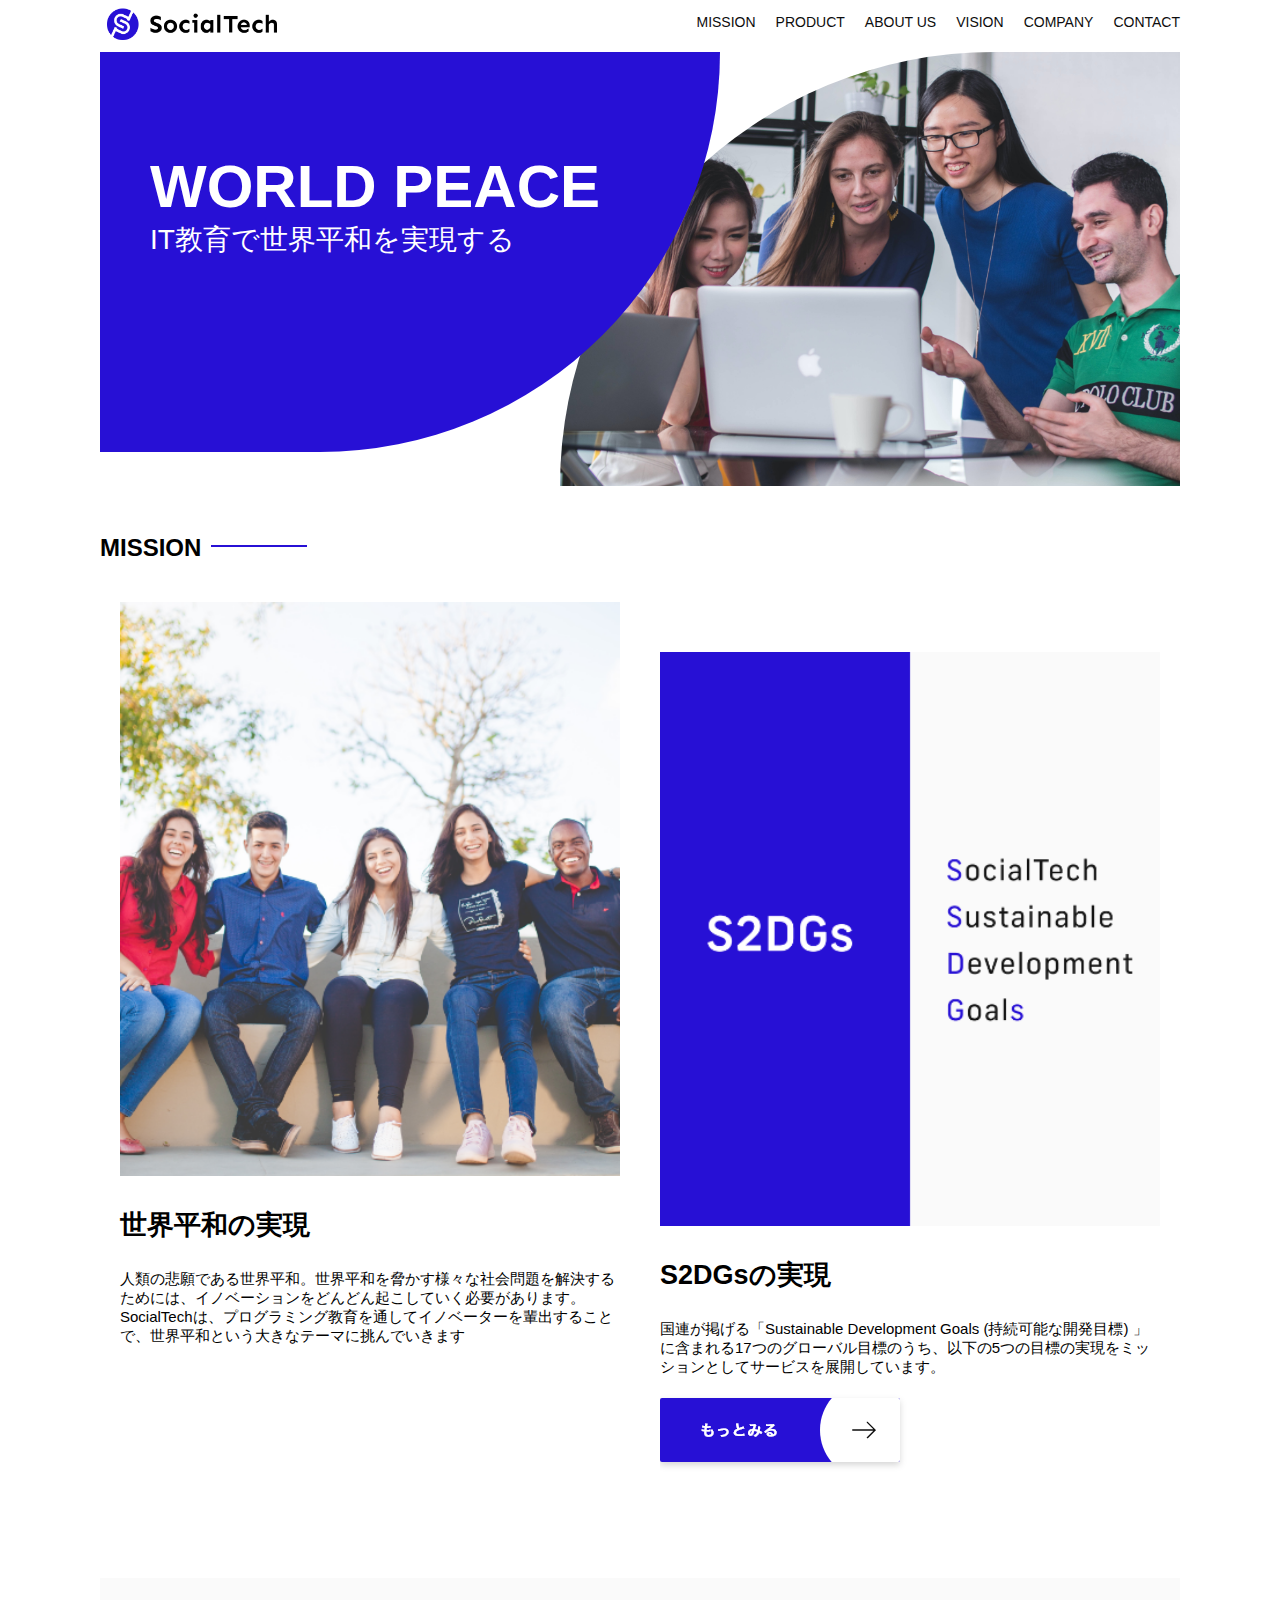
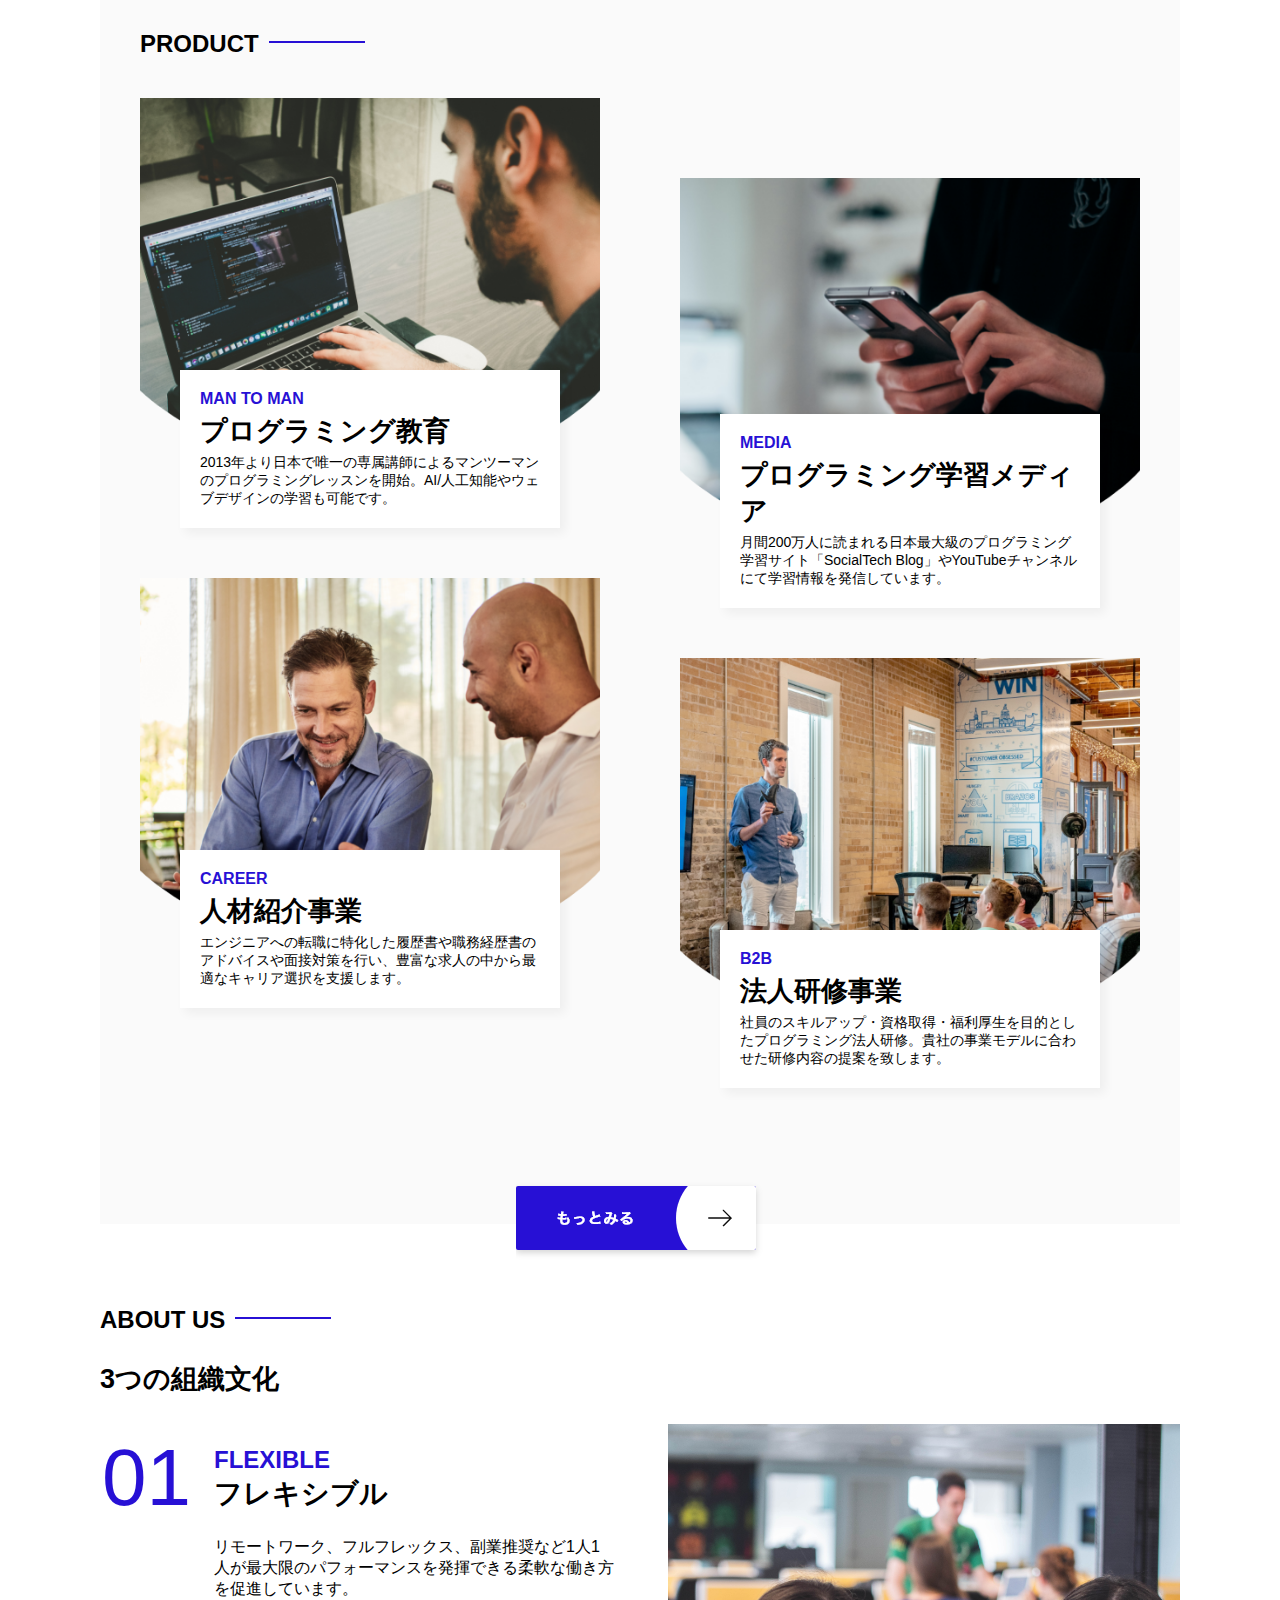
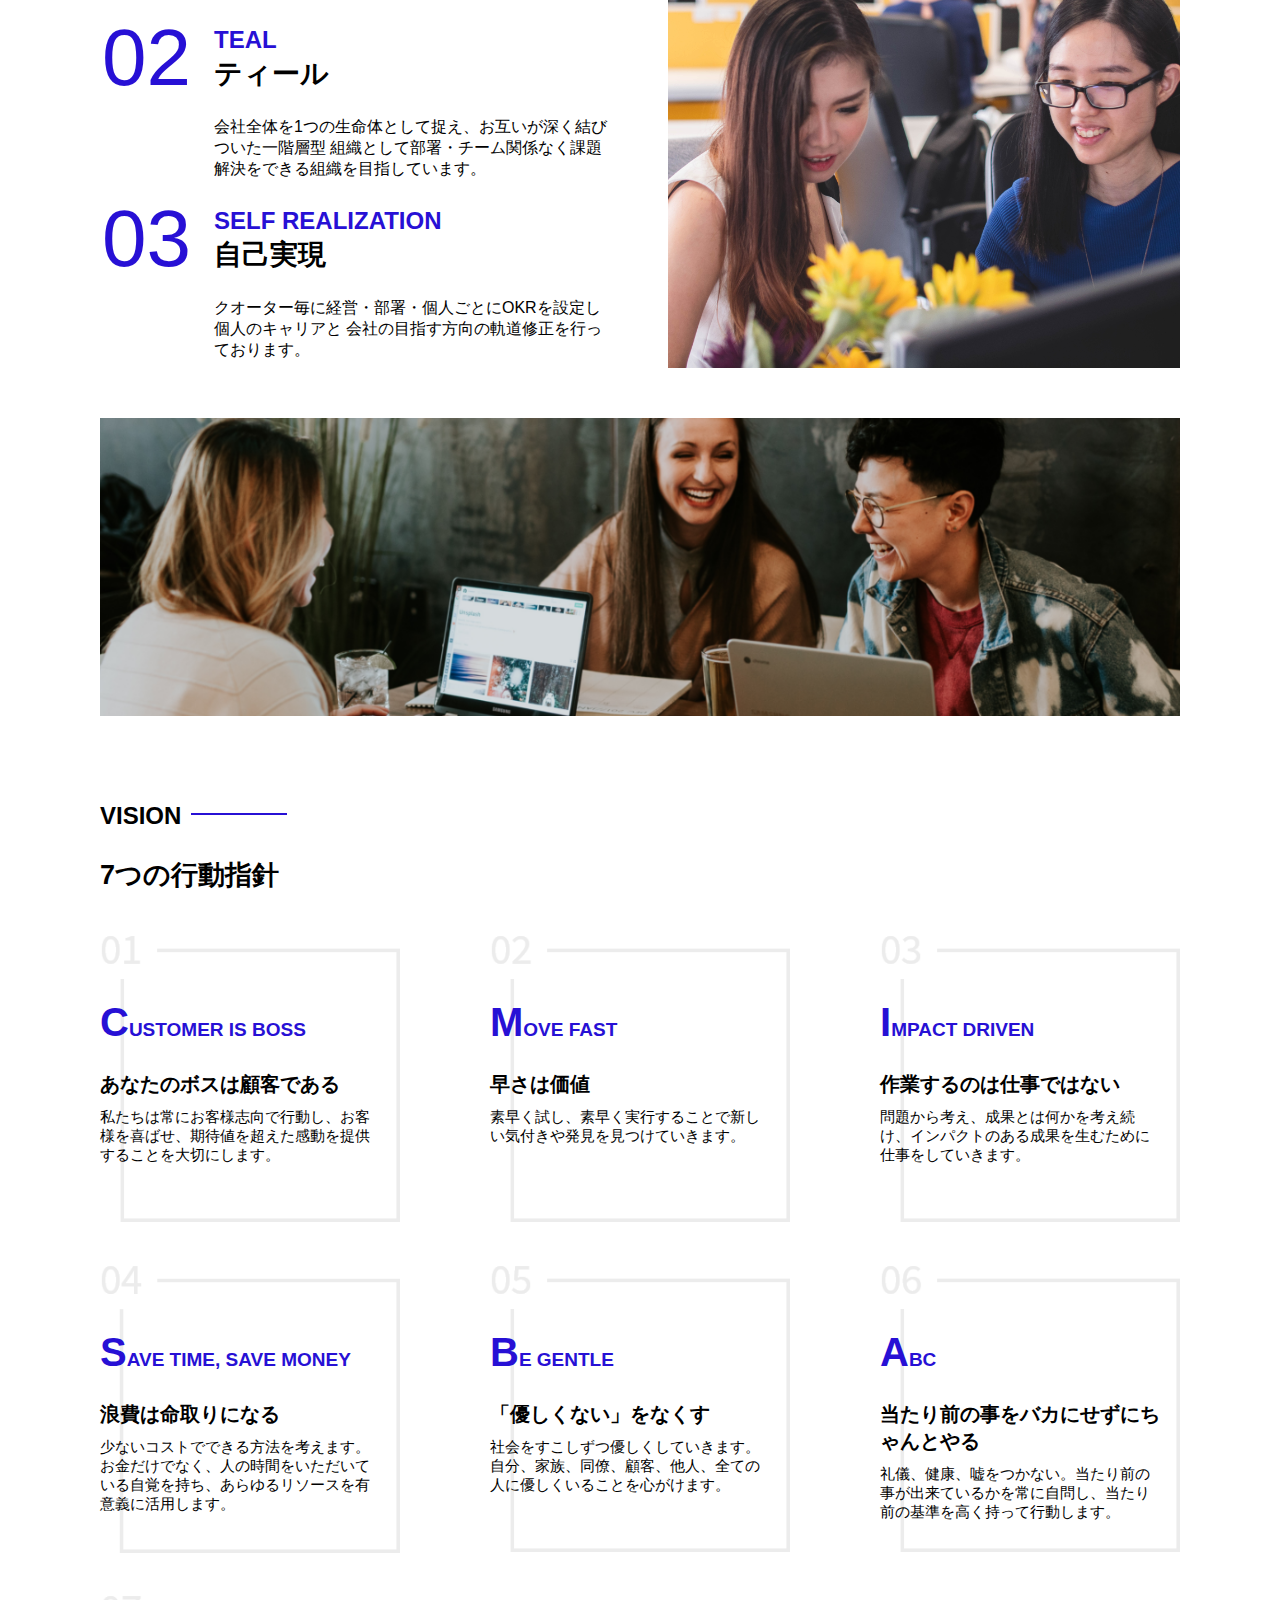
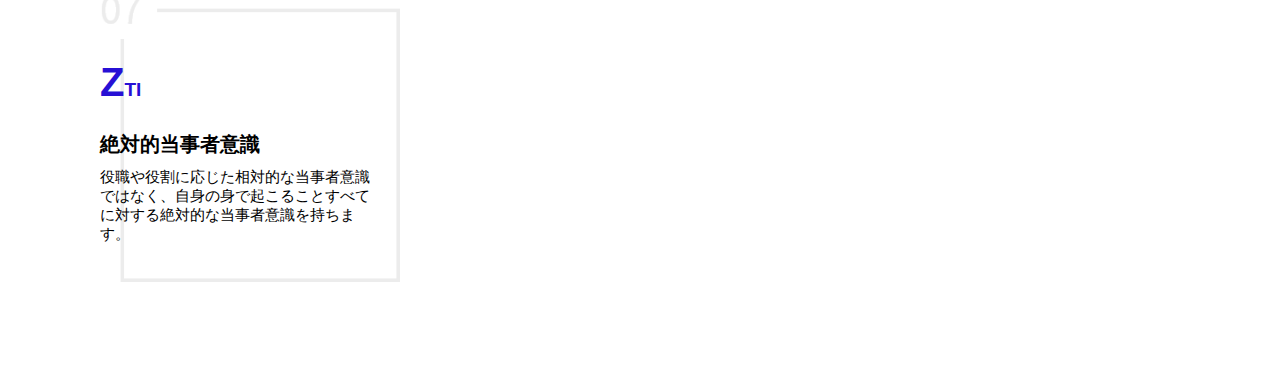
<file: socialtech/index.html>
<!DOCTYPE html>
<html>
<head>
    <title>SocialTech</title>
    <meta charset="UTF-8">
    <meta name="description" content="SocialTechはEdTech業界のリーディングカンパニーを目指します。">
    <meta name="viewport" content="width=device-width,initial-scale=1.0">
    <link rel="stylesheet" href="style.css">
</head>
<body>
    <!-- ヘッダー -->
    <header>
        <!-- ロゴ -->
        <a href="index.html" id="logo">
            <img src="images/logo.png" alt="トップページに戻る">
        </a>

    <!-- PCナビゲーション -->
    <nav id="nav-pc">
        <ul>
            <li><a href="mission.html">MISSION</a></li>
            <li><a href="product.html">PRODUCT</a></li>
            <li><a href="index.html#aboutus">ABOUT US</a></li>
            <li><a href="index.html#vision">VISION</a></li>
            <li><a href="index.html#company">COMPANY</a></li>
            <li><a href="index.html#contact">CONTACT</a></li>
        </ul>
    </nav>
    </header>
    <main>
        <article>
            <!-- メインビジュアル -->
            <section id="main-visual">
                <div id="main-message">
                    <h1>WORLD PEACE</h1>
                    <p>IT教育で世界平和を実現する</p>
                </div>
                <img src="images/index/index-main.png" alt="PCの周りに集まる多国籍の仲間たち">
            </section>
            <!-- ミッション -->
            <section id="mission">
                <h2 class="index-h2">MISSION</h2>
                <div id="mission-flex">
                    <div>
                        <img id="mission-photo" src="images/index/index-mission.png" alt="屋外のベンチで写真を撮影する多国籍の仲間たち">
                        <h3>世界平和の実現</h3>
                        <p>
                            人類の悲願である世界平和。世界平和を脅かす様々な社会問題を解決するためには、イノベーションをどんどん起こしていく必要があります。SocialTechは、プログラミング教育を通してイノベーターを輩出することで、世界平和という大きなテーマに挑んでいきます
                        </p>
                    </div>
                    <div>
                        <img id="s2dgs" src="images/index/s2dgs.png" alt="S2DGs">
                        <h3>S2DGsの実現</h3>
                        <p>国連が掲げる「Sustainable Development Goals (持続可能な開発目標) 」に含まれる17つのグローバル目標のうち、以下の5つの目標の実現をミッションとしてサービスを展開しています。</p>
                        <a href="mission.html">
                            <img src="images/button-more.png" alt="もっと見る">
                        </a>
                    </div>
                </div>
            </section>
            <!-- プロダクト -->
            <section id="product">
                <h2 class="index-h2">PRODUCT</h2>
                    <div class="product-flex">
                        <div id="product-left">
                            <div>
                                <img class="product-photo" src="images/index/index-mantoman.png" alt="PCでコードを書く男性">
                                <div class="product-explain">
                                    <span>MAN TO MAN</span>
                                    <h3>プログラミング教育</h3>
                                    <p>2013年より日本で唯一の専属講師によるマンツーマンのプログラミングレッスンを開始。AI/人工知能やウェブデザインの学習も可能です。</p>
                                </div>
                            </div>
                            <div>
                                <img class="product-photo" src="images/index/index-career.png" alt="笑顔で話し合う2人の男性">
                                <div class="product-explain">
                                    <span>CAREER</span>
                                    <h3>人材紹介事業</h3>
                                    <p>エンジニアへの転職に特化した履歴書や職務経歴書のアドバイスや面接対策を行い、豊富な求人の中から最適なキャリア選択を支援します。</p>
                                </div>
                            </div>
                        </div>
                        <div id="product-right">
                            <div>
                                <img class="product-photo" src="images/index/index-media.png" alt="スマートフォンを操作する人">
                                <div class="product-explain">
                                    <span>MEDIA</span>
                                    <h3>プログラミング学習メディア</h3>
                                    <p>月間200万人に読まれる日本最大級のプログラミング学習サイト「SocialTech Blog」やYouTubeチャンネルにて学習情報を発信しています。</p>
                                </div>
                            </div>
                            <div>
                                <img class="product-photo" src="images/index/index-b2b.png" alt="講演中の男性とそれを聴く人々">
                                <div class="product-explain">
                                    <span>B2B</span>
                                    <h3>法人研修事業</h3>
                                    <p>社員のスキルアップ・資格取得・福利厚生を目的としたプログラミング法人研修。貴社の事業モデルに合わせた研修内容の提案を致します。</p>
                                </div>
                            </div>
                        </div>
                    </div>
                    <div id="product-more">
                        <a href="product.html">
                            <img src="images/button-more.png" alt="もっとみる">
                        </a>
                    </div>
            </section>
            <!-- ABOUT US -->
            <section id="aboutus">
                <h2 class="index-h2">ABOUT US</h2>
                <h3>3つの組織文化</h3>
                <div>
                    <table class="culture-table">
                        <tr>
                            <td class="culture-num">01</td>
                            <th><span class="culture-en">FLEXIBLE</span><br>フレキシブル</th>
                        </tr>
                        <tr>
                            <td>
                            <!-- 空のセル -->
                            </td>
                            <td class="culture-descriptiion">リモートワーク、フルフレックス、副業推奨など1人1人が最大限のパフォーマンスを発揮できる柔軟な働き方を促進しています。</td>
                        </tr>
                        <tr>
                            <td class="culture-num">02</td>
                            <th><span class="culture-en">TEAL</span><br>ティール</th>
                        </tr>
                        <tr>
                            <td>
                            <!-- 空のセル -->
                            </td>
                            <td class="culture-description">会社全体を1つの生命体として捉え、お互いが深く結びついた一階層型 組織として部署・チーム関係なく課題解決をできる組織を目指しています。</td>
                        </tr>
                        <tr>
                            <td class="culture-num">03</td>
                            <th><span class="culture-en">SELF REALIZATION</span><br>自己実現</th>
                        </tr>
                        <tr>
                            <td>
                            <!-- 空のセル -->
                            </td>
                            <td class="culture-description">クオーター毎に経営・部署・個人ごとにOKRを設定し個人のキャリアと 会社の目指す方向の軌道修正を行っております。</td>
                        </tr>
                    </table>
                    <img class="culture-img" src="images/index/index-aboutus1.png" alt="笑顔で話し合う2人の女性">
                </div>
                <img class="culture-img2" src="images/index/index-aboutus2.png" alt="笑顔で話し合う3人の男女">
            </section>
            <!-- VISION -->
            <section id="vision">
                <h2 class="index-h2">VISION</h2>
                <h3>7つの行動指針</h3>
                <div>
                    <div class="vision-box">
                        <img src="images/index/vision-01.png" alt="01">
                        <div>
                            <h4>CUSTOMER IS BOSS</h4>
                            <h5>あなたのボスは顧客である</h5>
                            <p>私たちは常にお客様志向で行動し、お客様を喜ばせ、期待値を超えた感動を提供することを大切にします。</p>
                        </div>
                    </div>
                    <div class="vision-box">
                        <img src="images/index/vision-02.png" alt="02">
                        <div>
                            <h4>MOVE FAST</h4>
                            <h5>早さは価値</h5>
                            <p>素早く試し、素早く実行することで新しい気付きや発見を見つけていきます。</p>
                        </div>
                    </div>
                    <div class="vision-box">
                        <img src="images/index/vision-03.png" alt="0">
                        <div>
                            <h4>IMPACT DRIVEN</h4>
                            <h5>作業するのは仕事ではない</h5>
                            <p>問題から考え、成果とは何かを考え続け、インパクトのある成果を生むために仕事をしていきます。</p>
                        </div>
                    </div>
                    <div class="vision-box">
                        <img src="images/index/vision-04.png" alt="04">
                        <div>
                            <h4>SAVE TIME, SAVE MONEY</h4>
                            <h5>浪費は命取りになる</h5>
                            <p>少ないコストでできる方法を考えます。お金だけでなく、人の時間をいただいている自覚を持ち、あらゆるリソースを有意義に活用します。</p>
                        </div>
                    </div>
                    <div class="vision-box">
                        <img src="images/index/vision-05.png" alt="05">
                        <div>
                            <h4>BE GENTLE</h4>
                            <h5>「優しくない」をなくす</h5>
                            <p>社会をすこしずつ優しくしていきます。自分、家族、同僚、顧客、他人、全ての人に優しくいることを心がけます。</p>
                        </div>
                    </div>
                    <div class="vision-box">
                        <img src="images/index/vision-06.png" alt="06">
                        <div>
                            <h4>ABC</h4>
                            <h5>当たり前の事をバカにせずにちゃんとやる</h5>
                            <p>礼儀、健康、嘘をつかない。当たり前の事が出来ているかを常に自問し、当たり前の基準を高く持って行動します。</p>
                        </div>
                    </div>
                    <div class="vision-box">
                        <img src="images/index/vision-07.png" alt="07">
                        <div>
                            <h4>ZTI</h4>
                            <h5>絶対的当事者意識</h5>
                            <p>役職や役割に応じた相対的な当事者意識ではなく、自身の身で起こることすべてに対する絶対的な当事者意識を持ちます。</p>
                        </div>
                    </div>
                </div>
            </section>
        </article>
    </main>
</body>
</html>
</file>
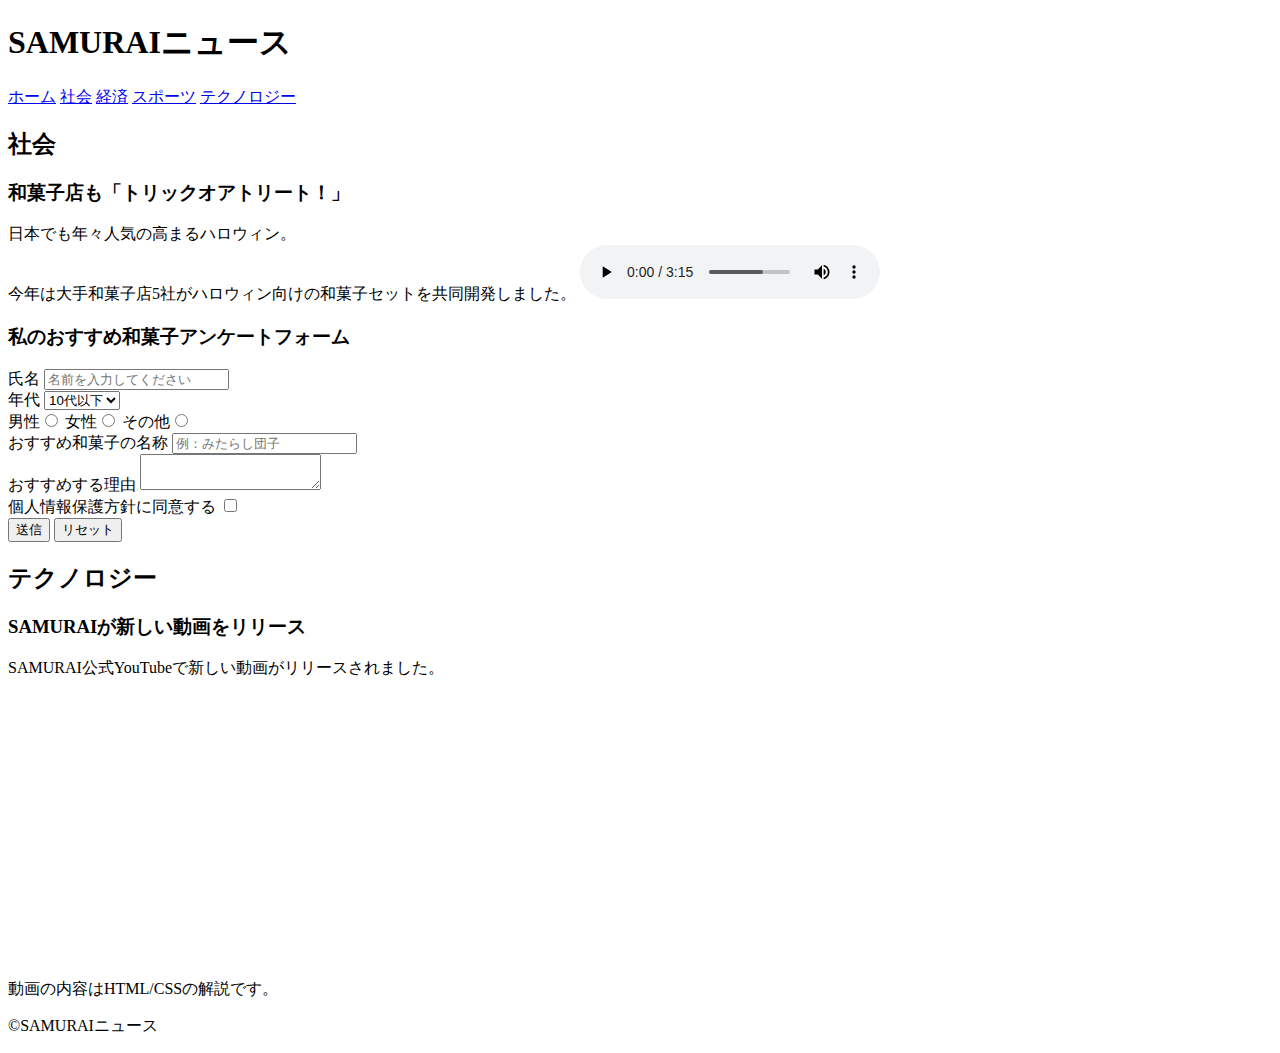
<file: kadai_008/kadai_008.html>
<!DOCTYPE html>
<html>
<head>
    <title>8章課題</title>
    <meta name="descriptiion" content="このページは8章の課題です。">
    <meta charset="UTF-8">
</head>
<body>
    <header>
        <h1>SAMURAIニュース</h1>
        <nav>
            <a href="https://www.sejuku.net/?_gl=1*19w128h*_gcl_aw*R0NMLjE3NDYwMTUwNzYuQ2owS0NRandsTWZBQmhDV0FSSXNBREdYZHk5RWtVckRaal9hVFY5OGgxTldUV2xuTnZPWVBaNDlLd09kazE5QTdtdE00Q3dFSnVRMlozRWFBdmJ2RUFMd193Y0I.*_gcl_au*MTY3MDY2MzI2NC4xNzQ1NDEzNzU2*_ga*MTE0OTM3NzU0NS4xNzQ1NDEzNzU3*_ga_8Y6TNFRTP7*czE3NDgwNDQwMTEkbzQwJGcxJHQxNzQ4MDQ0NjQzJGoxMyRsMCRoMCRkcDBFZlFfaGxvZFROZDhWUGRIdFFLcUk2blg1ZkNVSGVhQQ..">ホーム</a>
            <a href="https://www.sejuku.net/?_gl=1*19w128h*_gcl_aw*R0NMLjE3NDYwMTUwNzYuQ2owS0NRandsTWZBQmhDV0FSSXNBREdYZHk5RWtVckRaal9hVFY5OGgxTldUV2xuTnZPWVBaNDlLd09kazE5QTdtdE00Q3dFSnVRMlozRWFBdmJ2RUFMd193Y0I.*_gcl_au*MTY3MDY2MzI2NC4xNzQ1NDEzNzU2*_ga*MTE0OTM3NzU0NS4xNzQ1NDEzNzU3*_ga_8Y6TNFRTP7*czE3NDgwNDQwMTEkbzQwJGcxJHQxNzQ4MDQ0NjQzJGoxMyRsMCRoMCRkcDBFZlFfaGxvZFROZDhWUGRIdFFLcUk2blg1ZkNVSGVhQQ..">社会</a>
            <a href="https://www.sejuku.net/?_gl=1*19w128h*_gcl_aw*R0NMLjE3NDYwMTUwNzYuQ2owS0NRandsTWZBQmhDV0FSSXNBREdYZHk5RWtVckRaal9hVFY5OGgxTldUV2xuTnZPWVBaNDlLd09kazE5QTdtdE00Q3dFSnVRMlozRWFBdmJ2RUFMd193Y0I.*_gcl_au*MTY3MDY2MzI2NC4xNzQ1NDEzNzU2*_ga*MTE0OTM3NzU0NS4xNzQ1NDEzNzU3*_ga_8Y6TNFRTP7*czE3NDgwNDQwMTEkbzQwJGcxJHQxNzQ4MDQ0NjQzJGoxMyRsMCRoMCRkcDBFZlFfaGxvZFROZDhWUGRIdFFLcUk2blg1ZkNVSGVhQQ..">経済</a>
            <a href="https://www.sejuku.net/?_gl=1*19w128h*_gcl_aw*R0NMLjE3NDYwMTUwNzYuQ2owS0NRandsTWZBQmhDV0FSSXNBREdYZHk5RWtVckRaal9hVFY5OGgxTldUV2xuTnZPWVBaNDlLd09kazE5QTdtdE00Q3dFSnVRMlozRWFBdmJ2RUFMd193Y0I.*_gcl_au*MTY3MDY2MzI2NC4xNzQ1NDEzNzU2*_ga*MTE0OTM3NzU0NS4xNzQ1NDEzNzU3*_ga_8Y6TNFRTP7*czE3NDgwNDQwMTEkbzQwJGcxJHQxNzQ4MDQ0NjQzJGoxMyRsMCRoMCRkcDBFZlFfaGxvZFROZDhWUGRIdFFLcUk2blg1ZkNVSGVhQQ..">スポーツ</a>
            <a href="https://www.sejuku.net/?_gl=1*19w128h*_gcl_aw*R0NMLjE3NDYwMTUwNzYuQ2owS0NRandsTWZBQmhDV0FSSXNBREdYZHk5RWtVckRaal9hVFY5OGgxTldUV2xuTnZPWVBaNDlLd09kazE5QTdtdE00Q3dFSnVRMlozRWFBdmJ2RUFMd193Y0I.*_gcl_au*MTY3MDY2MzI2NC4xNzQ1NDEzNzU2*_ga*MTE0OTM3NzU0NS4xNzQ1NDEzNzU3*_ga_8Y6TNFRTP7*czE3NDgwNDQwMTEkbzQwJGcxJHQxNzQ4MDQ0NjQzJGoxMyRsMCRoMCRkcDBFZlFfaGxvZFROZDhWUGRIdFFLcUk2blg1ZkNVSGVhQQ..">テクノロジー</a>
        </nav>
    </header>
    <main>
        <article>
            <h2>社会</h2>
            <section>
                <h3>和菓子店も「トリックオアトリート！」</h3>
                <p>日本でも年々人気の高まるハロウィン。<br>
                今年は大手和菓子店5社がハロウィン向けの和菓子セットを共同開発しました。
                <audio src="ichi.mp3" controls></audio>
                </p>
            </section>
            <section>
                <h3>私のおすすめ和菓子アンケートフォーム</h3>
                <form>
                    <label>氏名</label>
                    <input type="text" placeholder="名前を入力してください">
                    <br>

                    <label>年代</label>
                    <select>
                        <option>10代以下</option>
                        <option>20代</option>
                        <option>30代</option>
                        <option>40代以上</option>
                    </select>
                    <br>

                    <label>男性</label><input type="radio" name="gender">
                    <label>女性</label><input type="radio" name="gender">
                    <label>その他</label><input type="radio" name="gender">
                    <br>

                    <label>おすすめ和菓子の名称</label>
                    <input type="text" placeholder="例：みたらし団子">
                    <br>

                    <label>おすすめする理由</label>
                    <textarea></textarea>
                    <br>

                    <label>個人情報保護方針に同意する</label>
                    <input type="checkbox">
                    <br>

                    <input type="submit" value="送信">
                    <input type="reset" value="リセット">
                </form>
            </section>
        </article>
        <article>
            <h2>テクノロジー</h2>
            <section>
                <h3>SAMURAIが新しい動画をリリース</h3>
                <p>SAMURAI公式YouTubeで新しい動画がリリースされました。<br>
                動画の内容はHTML/CSSの解説です。
                <iframe width="560" height="315"
                src="https://www.youtube.com/embed/2JLiGSUohEo?si=hDJ92glggUJ4HP2z" title="YouTube video player" frameborder="0" allow="accelerometer; autoplay; clipboard-write; encrypted-media; gyroscope; picture-in-picture; web-share" referrerpolicy="strict-origin-when-cross-origin" allowfullscreen>
                </iframe>
            </p>
            </section>
        </article>
    </main>
    <footer>
        <p>&copy;SAMURAIニュース</p>
    </footer>
</body>
</html>
</file>
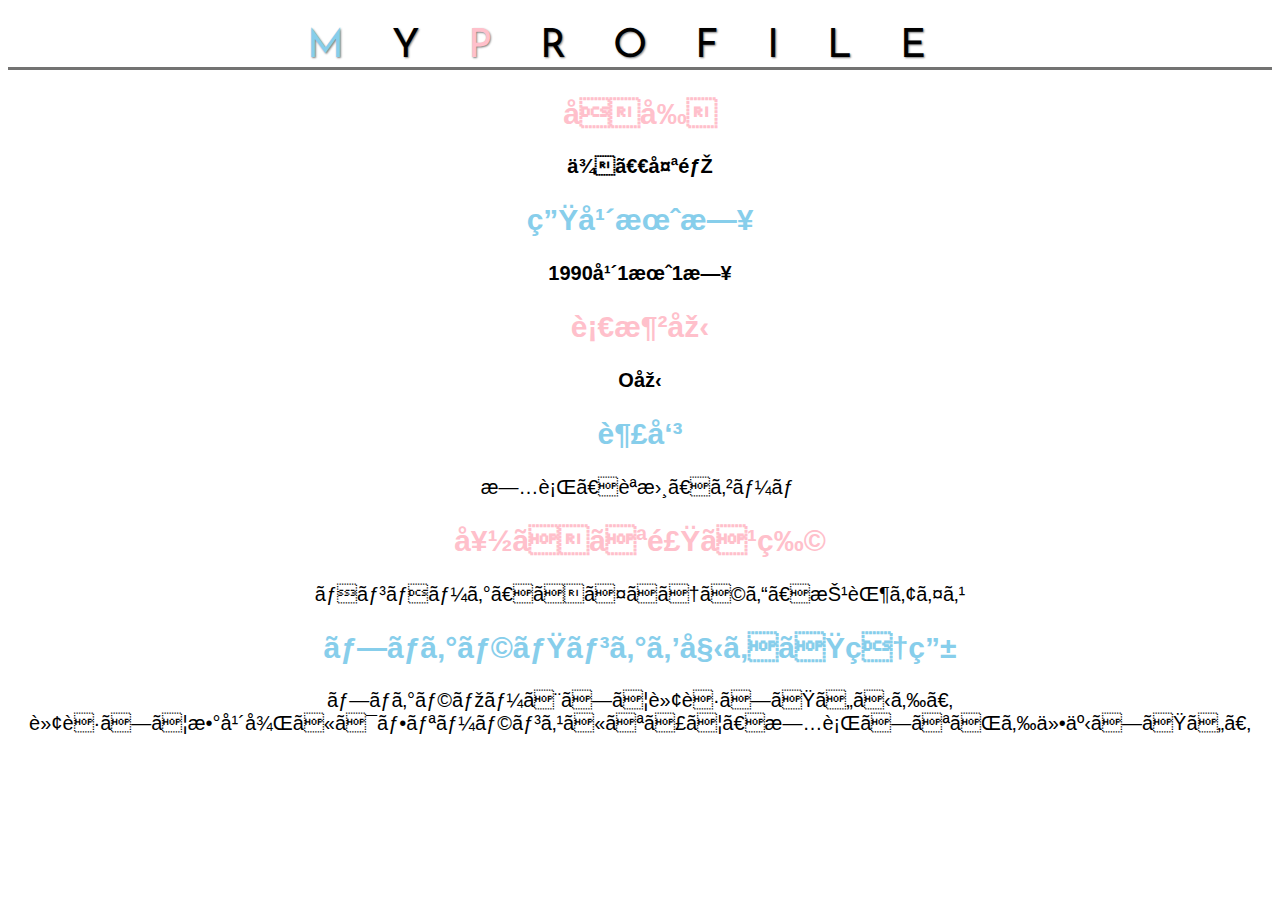
<file: kadai_015/kadai_015.html>
<!DOCTYPE html>
<html>
<head>
    <title>15章課題</title>
    <meta charset="UFT-8">
    <meta name="description" contnet="このページは15章の課題です。">
    <link rel="stylesheet" href="style.css">
    <link rel="preconnect" href="https://fonts.googleapis.com">
    <link rel="preconnect" href="https://fonts.gstatic.com" crossorigin>
    <link href="https://fonts.googleapis.com/css2?family=Josefin+Sans&display=swap" rel="stylesheet">
</head>
<body>
    <h1>
    <span class="blue">M</span>Y<span class="pink">P</span>ROFILE</h1>
    <div id="basic">
        <h2 class="pink">名前</h2>
        <p>侍　太郎</p>
        <h2 class="blue">生年月日</h2>
        <p>1990年1月1日</p>
        <h2 class="pink">血液型</h2>
        <p>O型</p>
    </div>
    <h2 class="blue">趣味</h2>
    <p>旅行、読書、ゲーム</p>
    <h2 class="pink">好きな食べ物</h2>
    <p>ハンバーグ、きつねうどん、抹茶アイス</p>
    <h2 class="blue">プログラミングを始めた理由</h2>
    <p>プログラマーとして転職したいから。<br>転職して数年後にはフリーランスになって、旅行しながら仕事したい。</p>
</body>
</html>
</file>
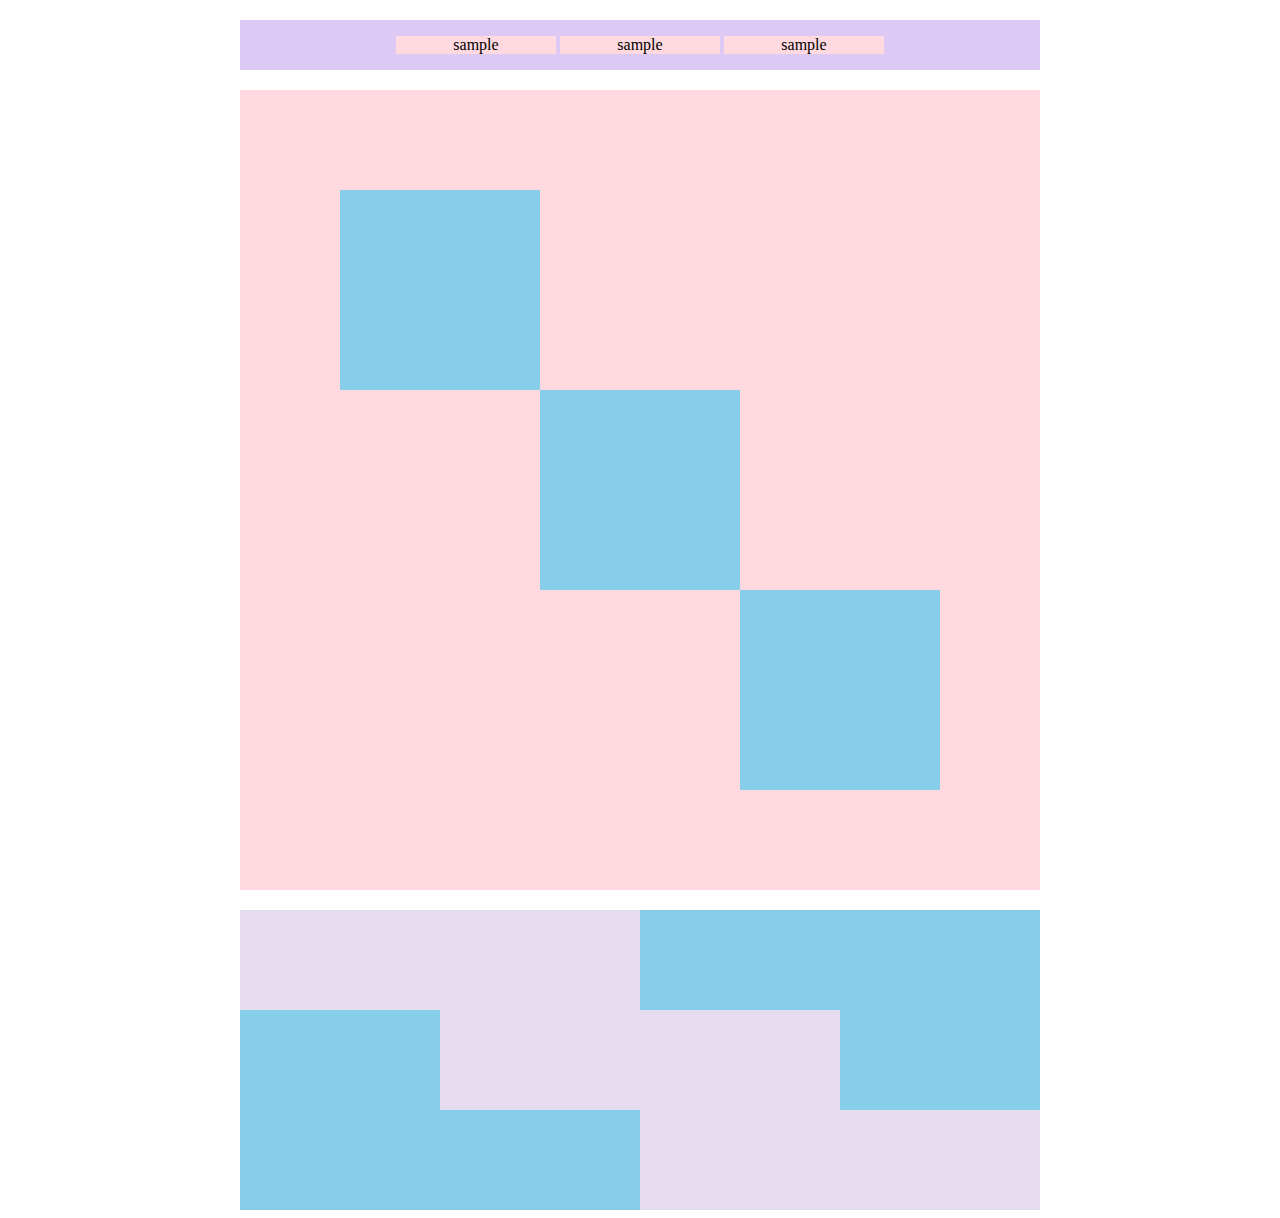
<file: kadai_018/kadai_018.html>
<!DOCTYPE html>
<html>
<head>
    <meta charset="UTF-8">
    <link rel="stylesheet" href="style.css">
    <meta name="description" content="このページは18章の課題です。">
    <title>18章課題</title>
</head>
<body>
    <div id="top">
        <p class="top-child">sample</p>
        <p class="top-child">sample</p>
        <p class="top-child">sample</p>
    </div>
    <div id="middle">
        <div id="middle-child01"></div>
        <div id="middle-child02"></div>
        <div id="middle-child03"></div>
    </div>
    <div id="bottom">
        <div id="bottom-child01"></div>
        <div id="bottom-child02"></div>
        <div id="bottom-child03"></div>
    </div>
</body>
</html>
</file>
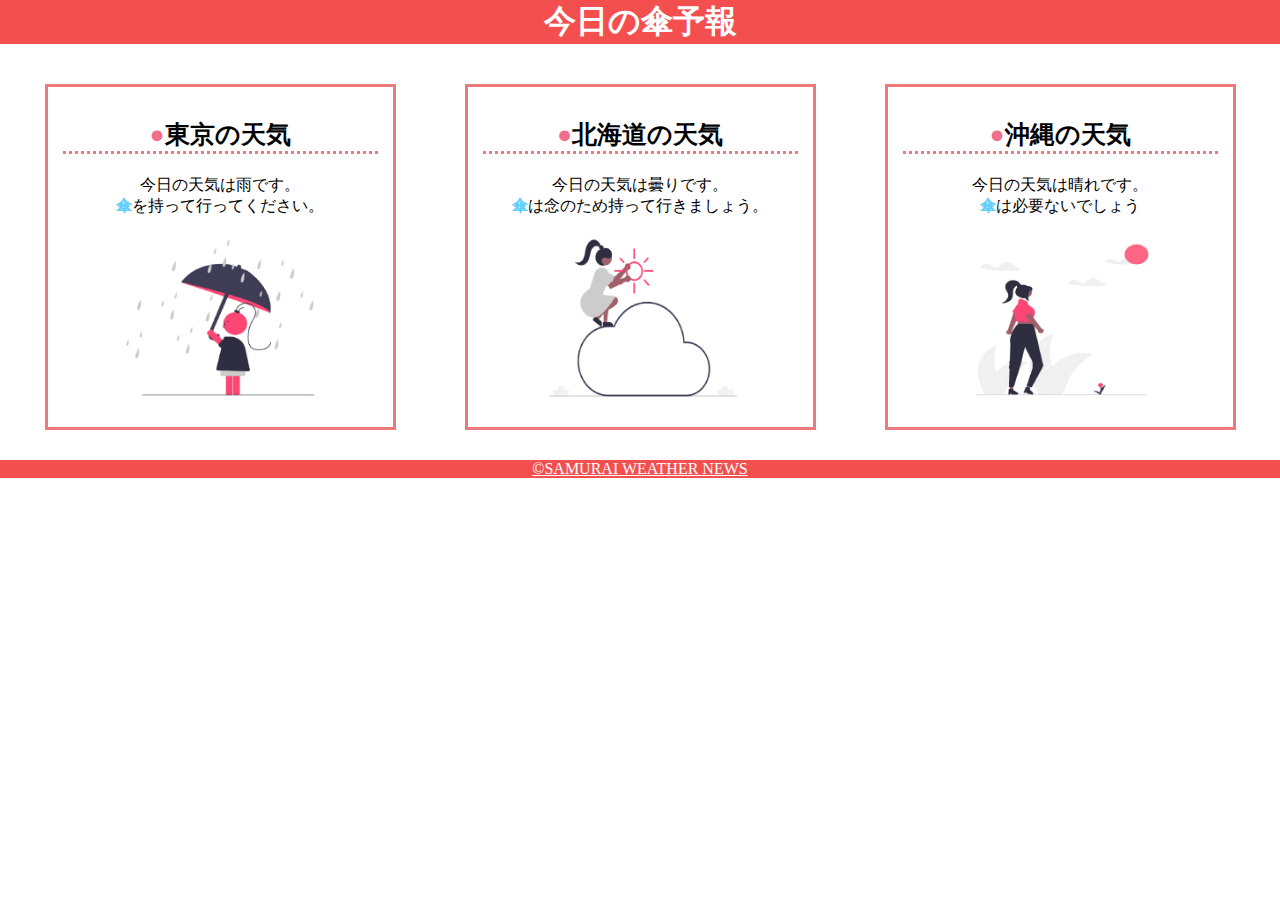
<file: kadai_022/kadai_022.html>
<!DOCTYPE html>
<html>
    <head>
        <meta charset="UTF-8">
        <meta name="viewport" content="width=device-width, initial-scale=1.0">
        <link rel="stylesheet" href="style.css">
        <meta name="description" content="このページは22章の課題です。">
        <title>22章課題</title>
    </head>
    <body>

        <header>
            <h1>今日の傘予報</h1>
        </header>

        <main>

            <div id="parent">
                <div class="contents">
                    <h2>東京の天気</h2>
                    <p>今日の天気は雨です。</p>
                    <p>傘を持って行ってください。</p>
                    <img src="images/rainy.png" alt="雨">
                </div>

                <div class="contents">
                    <h2>北海道の天気</h2>
                    <p>今日の天気は曇りです。</p>
                    <p>傘は念のため持って行きましょう。</p>
                    <img src="images/cloudy.png" alt="曇り">
                </div>

                <div class="contents">
                    <h2>沖縄の天気</h2>
                    <p>今日の天気は晴れです。</p>
                    <p>傘は必要ないでしょう</p>
                    <img src="images/sunny.png" alt="晴れ">
                </div>

            </div>

        </main>

        <footer>
            <a href="https://www.sejuku.net/corp/">&copy;SAMURAI WEATHER NEWS</a>
        </footer>

    </body>
</html>
</file>
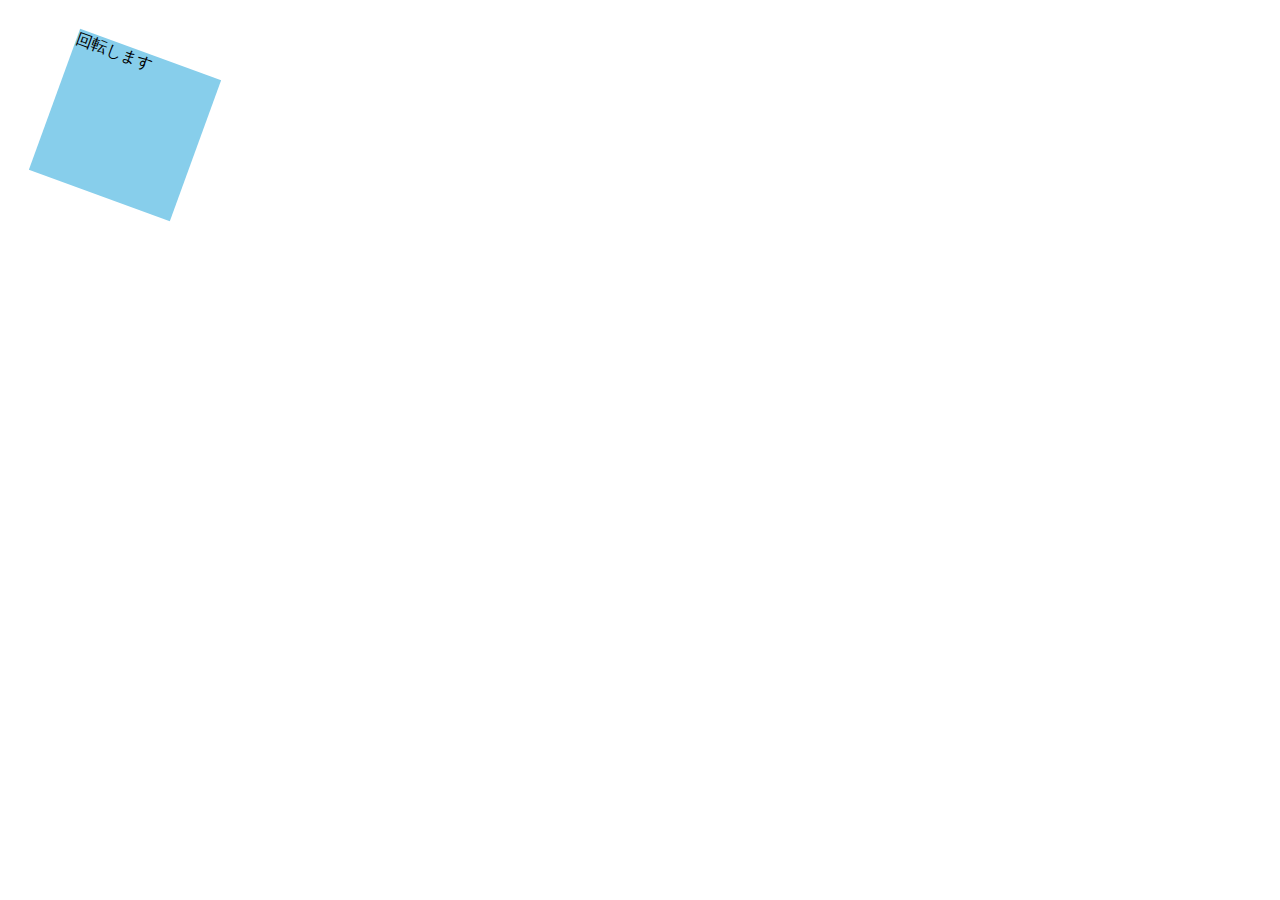
<file: kadai_mdn_css/mdn.html>
<!DOCTYPE html>
<html>

<head>
    <style>
        div {
            transform: rotate(20deg);
            position: absolute;
            left: 50px;
            top: 50px;
            width: 150px;
            height: 150px;
            background-color: skyblue;
        }
    </style>
</head>

<body>
    <div>
        回転します
    </div>

</body>

</html>
</file>
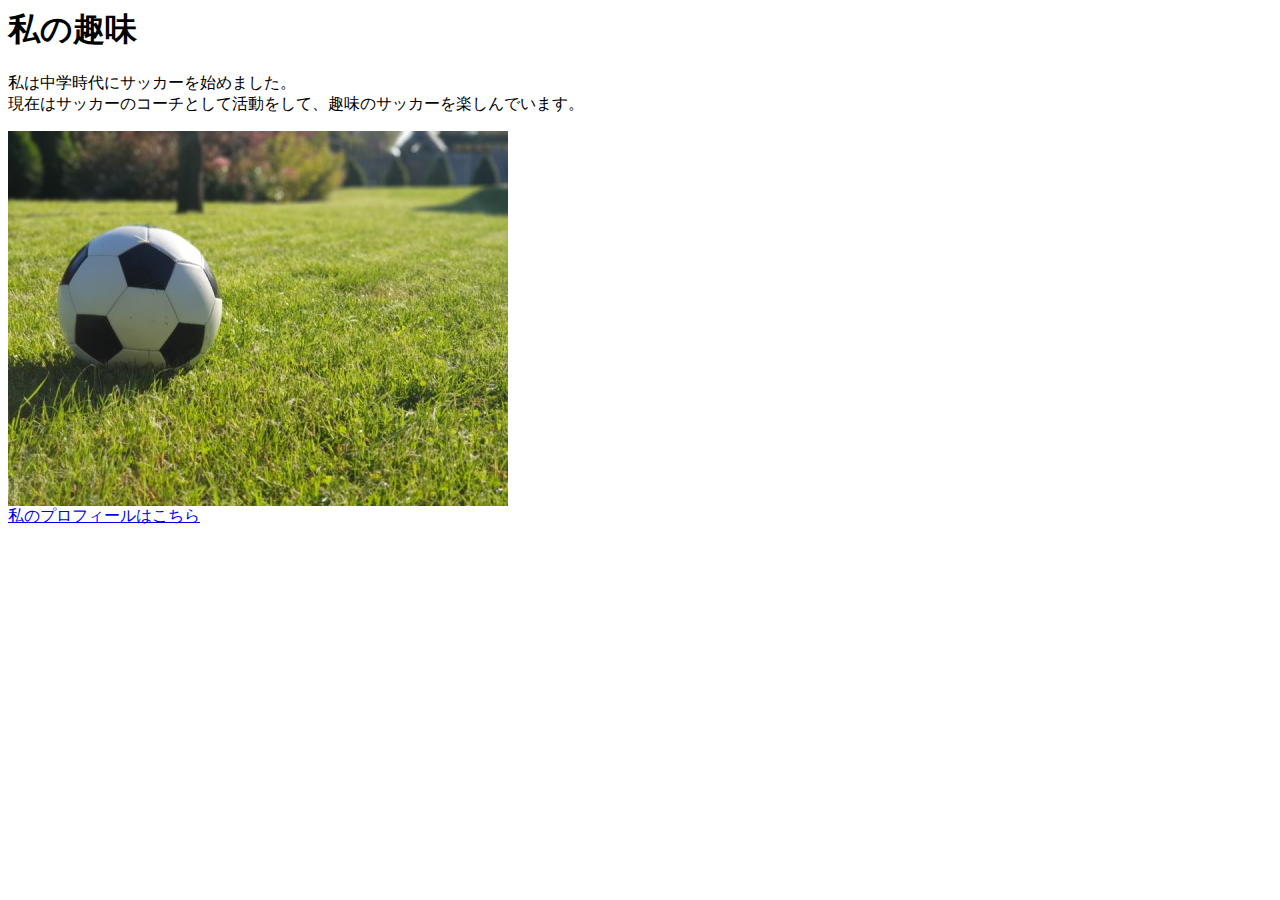
<file: kadai_005/html/kadai_005.html>
<!DOCTIPE html>
<htlm>
<head>
    <title>5章課題</title>
    <meta name="description" content="このページは5章の課題です。">
    <meta charset="UTF-8">
</head>
<body>
    <h1>私の趣味</h1>
    <p>私は中学時代にサッカーを始めました。<br>
    現在はサッカーのコーチとして活動をして、趣味のサッカーを楽しんでいます。
    </p>
    <img src="../images/sample.jpg"><br>
    <a href="https://x.com/samuraijuku">私のプロフィールはこちら</a>
</body>
</htlm>
</file>
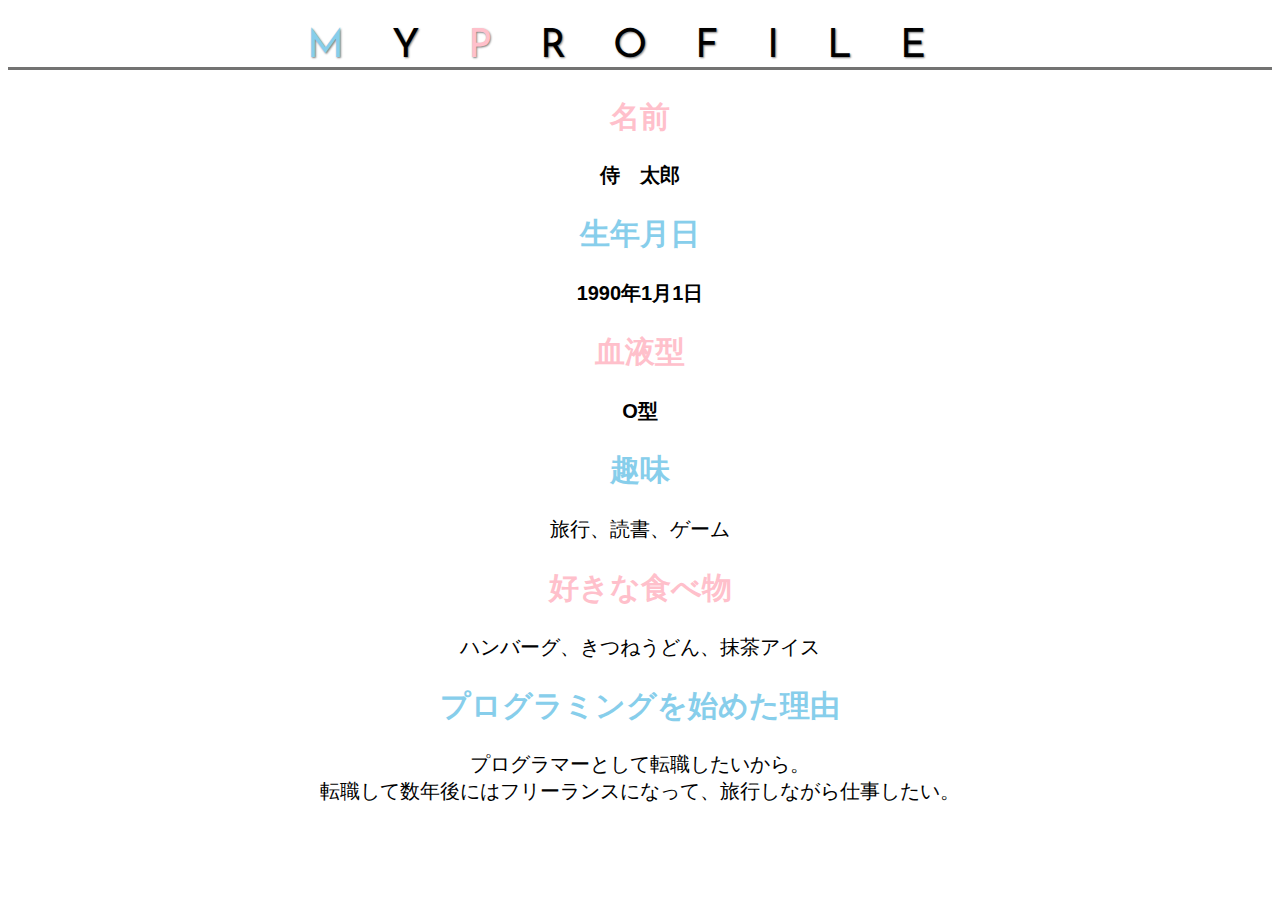
<file: kadai_015/kadai_015/kadai_015.html>
<!DOCTYPE html>
<html>
<head>
    <title>15章課題</title>
    <meta charset="UTF-8">
    <meta name="description" contnet="このページは15章の課題です。">
    <link rel="stylesheet" href="style.css">
    <link rel="preconnect" href="https://fonts.googleapis.com">
    <link rel="preconnect" href="https://fonts.gstatic.com" crossorigin>
    <link href="https://fonts.googleapis.com/css2?family=Josefin+Sans&display=swap" rel="stylesheet">
</head>
<body>
    <h1>
    <span class="blue">M</span>Y<span class="pink">P</span>ROFILE</h1>
    <div id="basic">
        <h2 class="pink">名前</h2>
        <p>侍　太郎</p>
        <h2 class="blue">生年月日</h2>
        <p>1990年1月1日</p>
        <h2 class="pink">血液型</h2>
        <p>O型</p>
    </div>
    <h2 class="blue">趣味</h2>
    <p>旅行、読書、ゲーム</p>
    <h2 class="pink">好きな食べ物</h2>
    <p>ハンバーグ、きつねうどん、抹茶アイス</p>
    <h2 class="blue">プログラミングを始めた理由</h2>
    <p>プログラマーとして転職したいから。<br>転職して数年後にはフリーランスになって、旅行しながら仕事したい。</p>
</body>
</html>
</file>
<file: socialtech/style.css>
/* PC、スマホ共通スタイル */
* {
    box-sizing: border-box;
}
p {
    font-size: 15px;
}
body {
    max-width: 1080px;
    margin: 0 auto 0 auto;
    font-family: "Sorce Sans Pro", "Hiragino Kaku Gothic ProN", Meiryo, Arial, sans-serif
}

/* ヘッダー */
header {
    display: flex;
    justify-content: space-between;
}

/* ナビゲーションのレイアウト */
#nav-pc {
    font-size: 14px
}
#nav-pc ul {
    display: flex;
    padding-left: 0;
}
#nav-pc li {
    list-style: none;
}

/* ナビゲーションのリンクの装飾設定 */
#nav-pc a {
    text-decoration: none;
    margin-left: 20px;
    color: #0d0d0d;
}
#nav-pc a:hover {
    text-decoration: underline;
}

/* メインビジュアル */
#main-visual {
    position: relative;
    height: 400px;
}
#main-message {
    position: absolute;
    top: 0;
    left: 0;
    background-color: #2710d5;
    color: #ffffff;
    border-radius: 0 0 476px 0;
    max-width: 620px;
    height: 100%;
    width: 100%;
    z-index: 20;
}
#main-message > h1 {
    font-size: 60px;
    margin: 100px 0 0 50px;
}
#main-message > p {
    font-size: 28px;
    margin: 0 0 0 50px;
}
#main-visual > img {
    max-width: 620px;
    border-radius: 476px 0 0 0;
    position: absolute;
    top: 0;
    right: 0;
    z-index: 10;
}
h2 {
    margin-top: 40px;
}
h2::after {
    content: url("images/line.png");
    margin-left: 10px;
}
h3 {
    font-size: 27px;
}

/* ミッション */
#mission {
    margin: 80px auto;
}
#mission-flex {
    display: flex;
}
#mission-flex > div {
    width: 50%;
    margin: 20px;
}
#mission-photo {
    width: 100%;
}
#s2dgs {
    margin-top: 50px;
    width: 100%;
}

/* プロダクト */
#product {
    background-color: #fafafa;
    margin: 80px 0;
    padding: 10px 40px 0px 40px;
}
/* 外枠 */
#product .product-flex {
    margin-top: 40px;
    display: flex;
}
/* 左のカラム */
#product-left {
    width: 50%;
    margin-right: 20px;
}
/* 右のカラム */
#product-right {
    width: 50%;
    margin-left: 20px;
    margin-top: 80px;
}
/* 画像＋説明の枠 */
#product-left > div {
    position: relative;
    height: 480px;
    margin-right: 20px;
}
#product-right > div {
    position: relative;
    height: 480px;
    margin-left: 20px;
}
/* 画像 */
.product-photo {
    width: 100%;
}
/* 説明文の枠 */
.product-explain {
    background-color: #ffffff;
    position: absolute;
    left: 0;
    bottom: 50px;
    margin: 0 40px;
    padding: 20px;
    box-shadow: 5px 5px 10px rgba(0,0,0,0.05);
}
/* 説明文の英語 */
.product-explain > span {
    color: #2710d5;
    font-weight: bold;
    font-size: 16px;
    margin: 0;
}
/* 説明文の見出し */
.product-explain > h3 {
    margin: 5px 0;
}
/* 説明文 */
.product-explain > p {
    font-size: 14px;
    margin: 0;
}
/* もっと見るボタン */
#product-more {
    text-align: center;
}
#product-more a {
    position: relative;
    bottom: -42px;
}

/* ABOUT US */
#aboutus {
    margin: 80px auto;
}
#aboutus > div {
    display: flex;
}
/* 画像 */
.culture-img {
    width: 50%;
    align-self: flex-start;
}
.culture-img2 {
    margin-top: 50px;
    width: 100%;
}
/* 3つの組織文化の表 */
.culture-table {
    margin-right: 50px;
}
/* 番号 */
.culture-num {
    font-size: 80px;
    color: #2710d5;
    padding: 0 20px 0 0 ;
}
/* 見出し */
.culture-table th {
    text-align: left;
    font-size: 28px;
    font-weight: bold;
}
/* 組織文化英語 */
.culture-en {
    color: #2710d5;
    font-size: 24px;
}
/* 説明文 */
.culture-description {
    margin: 0;
}

/* ビジョン */
#vision {
    margin: 80px auto;
}
/* セクション内の外枠 */
#vision > div {
    display: flex;
    justify-content: space-between;
    flex-wrap: wrap;
}
/* 7つの行動方針の枠 */
.vision-box {
    width: 300px;
    height: 300px;
    margin-bottom: 30px;
    position: relative;
}
.vision-box > img {
    width: 100%;
    position: relative;
    z-index: 30;
}
.vision-box > div {
    position: absolute;
    top: 0;
    left: 0;
    z-index: 31;
    margin-right: 20px;
}
.vision-box > div > h4 {
    color: #2710d5;
    font-size: 19px;
    margin-top: 80px;
}
.vision-box > div > h4::first-letter {
    font-size: 40px;
}
.vision-box > div > h5 {
    font-size: 20px;
    margin: 0 0 0 0 ;
}
.vision-box > div > p {
    margin: 10px 0 0 0 ;
}
</file>
<file: kadai_015/style.css>
html {
    text-align: center; font-size: 20px;
}
body {
    font-family: "Arial","Meiryo",sans-serif;
}

h1 {
    font-family: "Josefin Sans", sans-serif;
    font-optical-sizing: auto;
    font-weight: 400;
    font-style: normal;
    font-size: 2rem;
    letter-spacing: 1.2em;
    text-shadow: 1px 1px 2px gray;
    border-bottom: solid 3px rgb(115, 115, 114)
}
.blue {
    color: skyblue
}
.pink {
    color: rgb(255, 192, 203)
}
#basic > p{
    font-weight: bold;
}
</file>
<file: kadai_018/style.css>
#top {
    width: 800px;
    background-color: #dcc9f4;
    margin: 20px auto;
    text-align: center;
}
.top-child {
    display: inline-block;
    width: 20%;
    background-color: #ffd9df;
    text-align: center;
    padding: auto;
}
#middle {
    position: relative;
    width: 800px;
    height: 800px;
    margin: 20px auto;
    background-color: #ffd9df;
}
#middle-child01,
#middle-child02,
#middle-child03 {
    width: 200px;
    height: 200px;
    background-color: #87ceeb;
}
#middle-child01 {
    position: absolute;
    top: 100px;
    left: 100px;
}
#middle-child02 {
    position: absolute;
    top: 300px;
    left: 300px;
}
#middle-child03 {
    position: absolute;
    top: 500px;
    left: 500px;
}
#bottom {
    width: 800px;
    height: 300px;
    margin: auto;
    background-color: #87ceeb;
}
#bottom-child01,
#bottom-child02,
#bottom-child03 {
    width: 400px;
    height: 100px;
    background-color: #e5dcf0;
}
#bottom-child02 {
    position: relative;
    left: 200px;
}
#bottom-child03 {
    position: relative;
    left: 400px;
}
</file>
<file: kadai_022/style.css>
body, h1, p {
    margin: 0;
}
header {
    margin-bottom: 20px;
    background-color: rgb(244, 79, 79);
    text-align: center;
}
h1 {
    color: rgb(255, 255, 255);
}
main {
    margin: 10px;
}
#parent {
    display: flex;
    justify-content: space-around;
}
.contents {
    border: solid 3px rgb(236, 122, 122);
    flex-basis: 25%;
    padding: 10px 15px;
    margin: 20px 0;
    text-align: center;
}
h2 {
    font-size: 25px;
    border-bottom: dotted 3px rgb(236, 122, 122);
}
h2::before {
    content: "●";
    color: rgb(239, 111, 139);
}
p:nth-of-type(2)::first-letter {
    color: rgb(97, 206, 249);
    font-weight: bold;
}
.contents img {
    margin: 10px 0;
    width: 70%;
}
footer {
    background-color: rgb(244, 79, 79);
    text-align: center;
}
a {
    color: rgb(255, 255, 255);
}
a:visited {
    color: rgb(193, 234, 251);
}
a:hover {
    color: rgb(245, 178, 168);
}
@media screen and (max-width: 767px) {
    h2 {
        font-size: 30px;
    }
    p {
        font-size: 25px;
    }
    #parent {
        display: block;
    }
}
</file>
<file: kadai_015/kadai_015/style.css>
html {
    font-size: 20px;
}
body {
    text-align: center;
    font-family: "Arial","Meiryo",sans-serif;
}

h1 {
    font-family: "Josefin Sans", sans-serif;
    font-optical-sizing: auto;
    font-weight: 400;
    font-style: normal;
    font-size: 2rem;
    letter-spacing: 1.2em;
    text-shadow: 1px 1px 2px gray;
    border-bottom: solid 3px rgb(115, 115, 114)
}
.blue {
    color: skyblue
}
.pink {
    color: rgb(255, 192, 203)
}
#basic > p{
    font-weight: bold;
}
</file>
